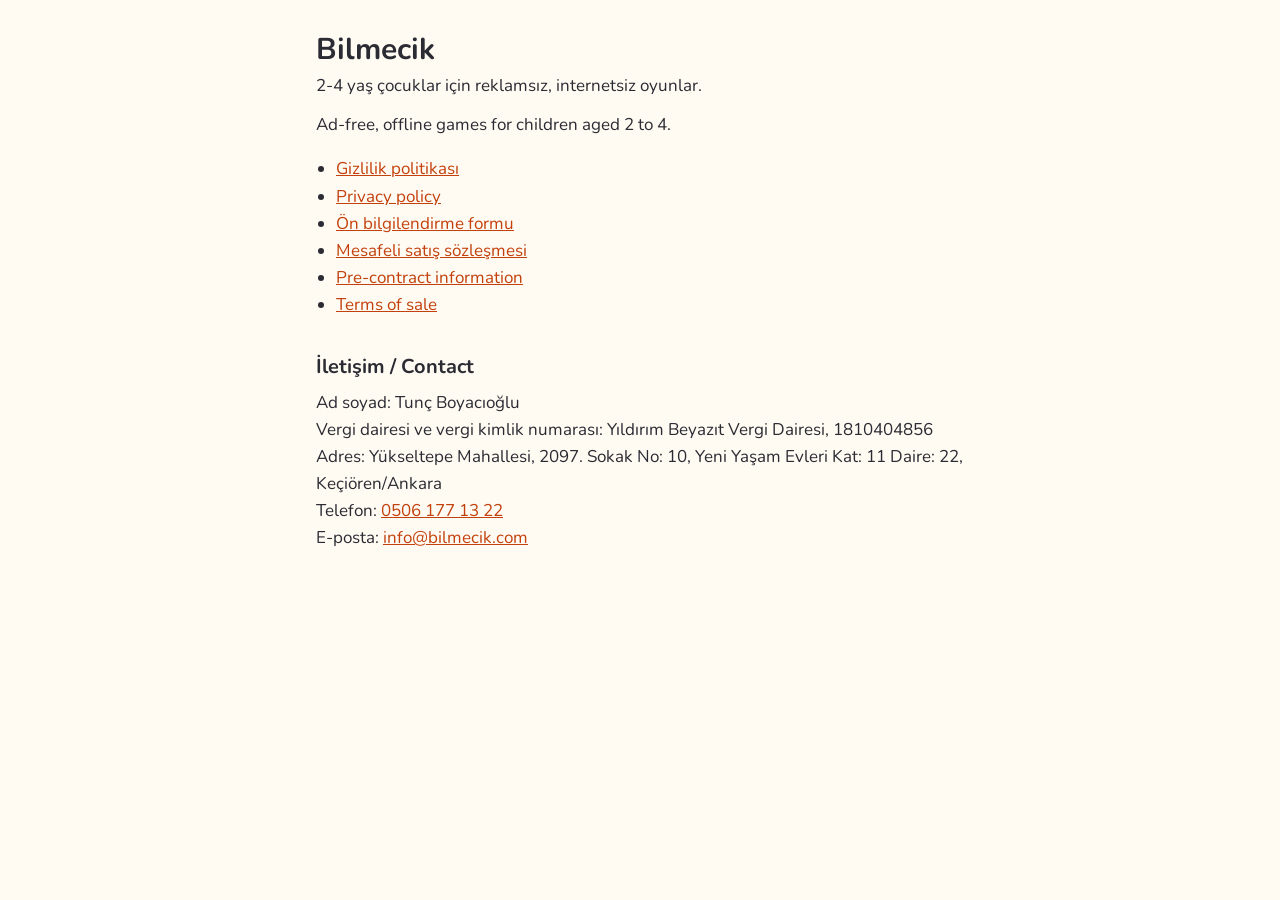
<file: index.html>
<!doctype html>
<html lang="tr">
<head>
<meta charset="utf-8">
<meta name="viewport" content="width=device-width, initial-scale=1">
<title>Bilmecik</title>
<link rel="stylesheet" href="stil.css">
</head>
<body>
<main>
<h1>Bilmecik</h1>
<p>2-4 yaş çocuklar için reklamsız, internetsiz oyunlar.</p>
<p lang="en">Ad-free, offline games for children aged 2 to 4.</p>
<ul>
<li><a href="gizlilik/">Gizlilik politikası</a></li>
<li><a href="privacy/" lang="en">Privacy policy</a></li>
<li><a href="on-bilgilendirme/">Ön bilgilendirme formu</a></li>
<li><a href="mesafeli-satis/">Mesafeli satış sözleşmesi</a></li>
<li><a href="pre-contract-information/" lang="en">Pre-contract information</a></li>
<li><a href="terms-of-sale/" lang="en">Terms of sale</a></li>
</ul>
<h2>İletişim / Contact</h2>
<p>Ad soyad: Tunç Boyacıoğlu<br>Vergi dairesi ve vergi kimlik numarası: Yıldırım Beyazıt Vergi Dairesi, 1810404856<br>Adres: Yükseltepe Mahallesi, 2097. Sokak No: 10, Yeni Yaşam Evleri Kat: 11 Daire: 22, Keçiören/Ankara<br>Telefon: <a href="tel:+905061771322">0506 177 13 22</a><br>E-posta: <a href="mailto:info@bilmecik.com">info@bilmecik.com</a></p>
</main>
</body>
</html>
</file>
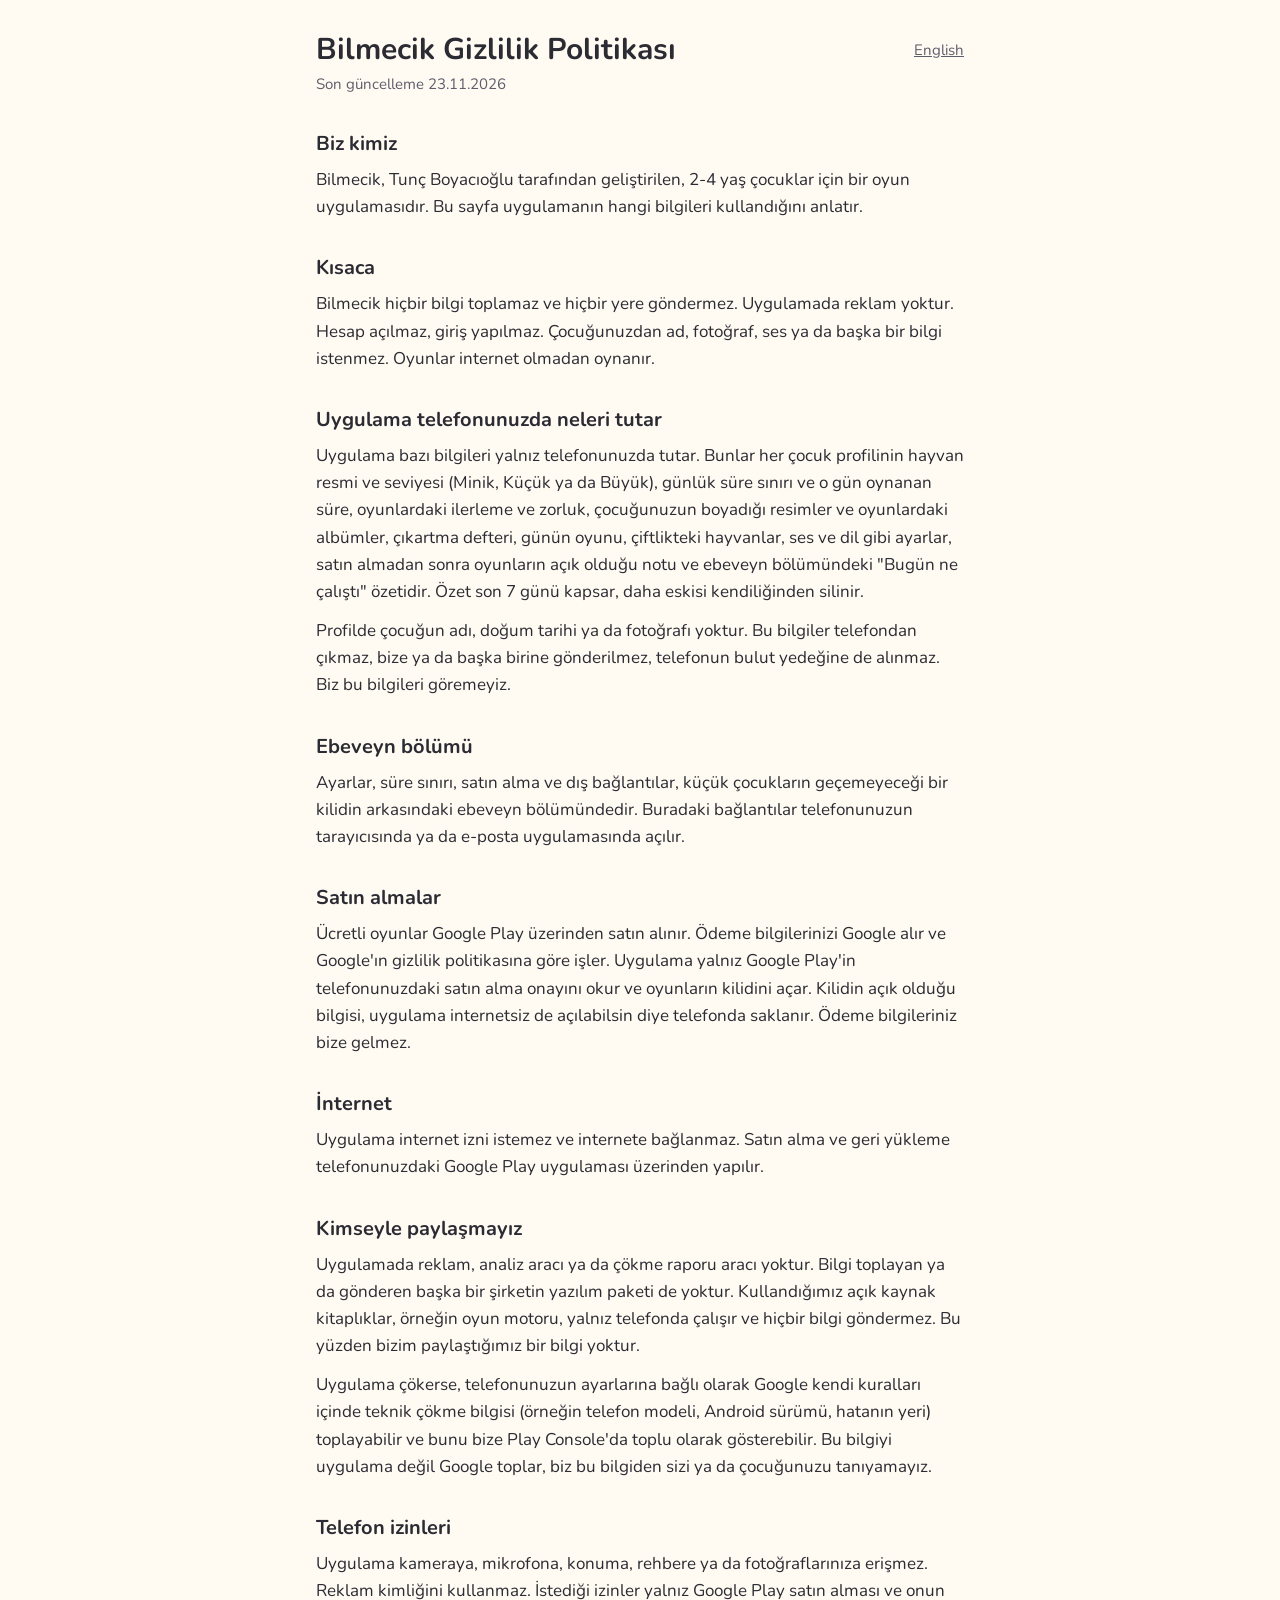
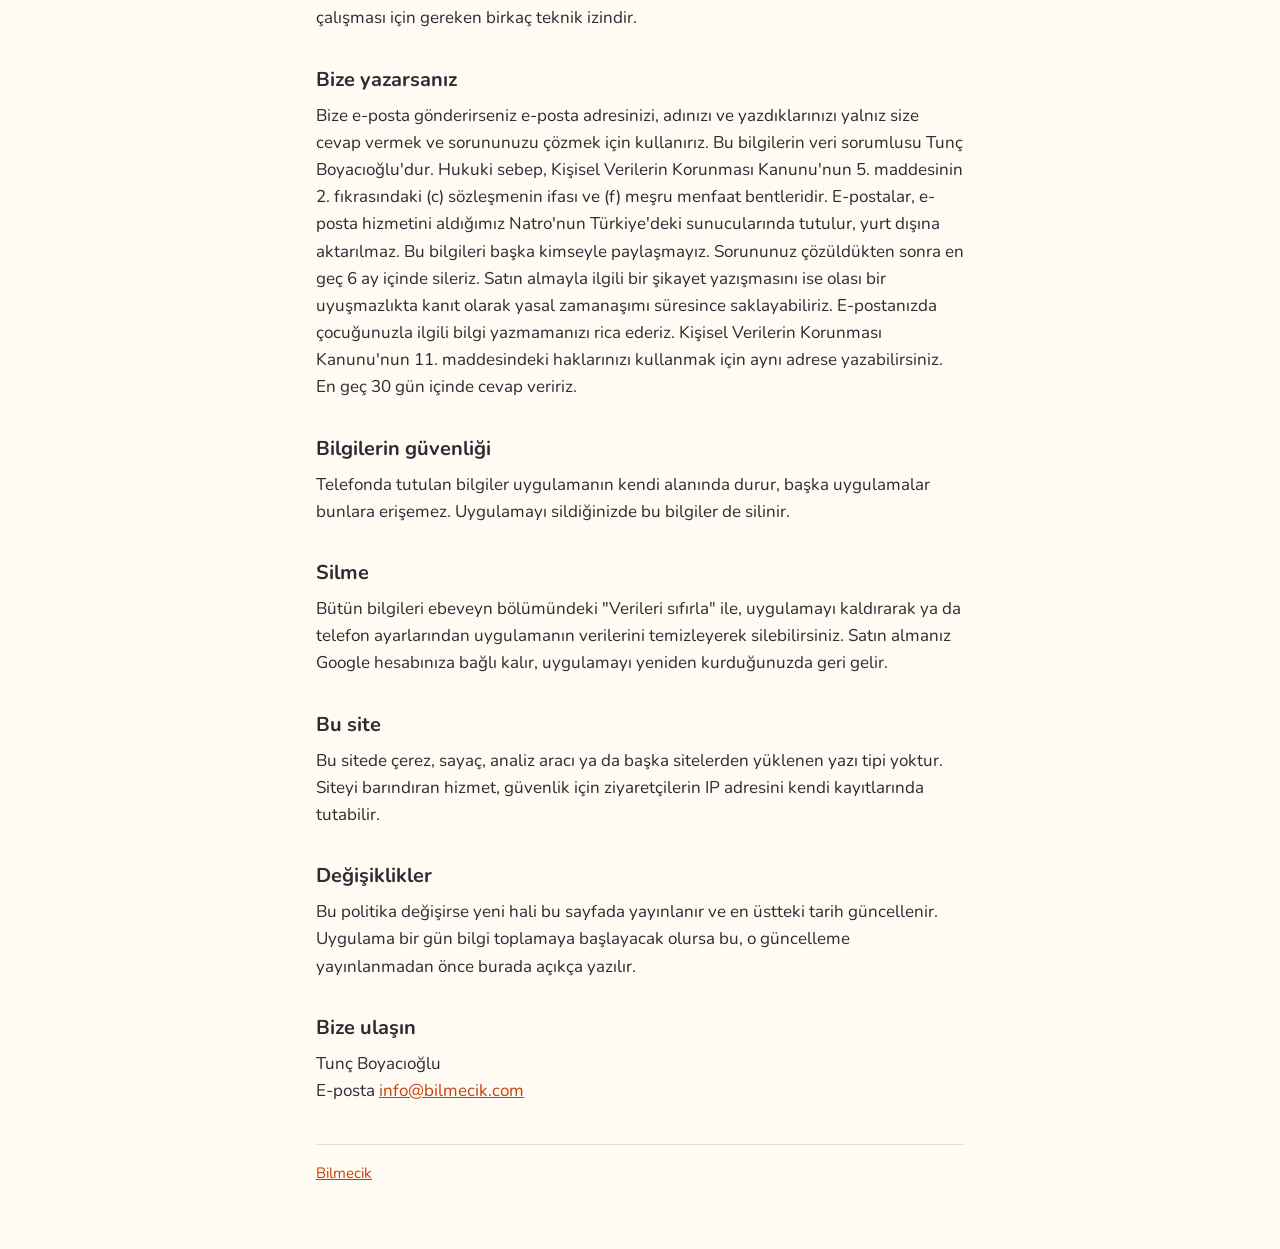
<file: gizlilik/index.html>
<!doctype html>
<html lang="tr">
<head>
<meta charset="utf-8">
<meta name="viewport" content="width=device-width, initial-scale=1">
<title>Bilmecik Gizlilik Politikası</title>
<link rel="stylesheet" href="../stil.css">
<link rel="alternate" hreflang="en" href="../privacy/">
</head>
<body>
<main>
<a class="dil" href="../privacy/" hreflang="en" lang="en">English</a>
<h1>Bilmecik Gizlilik Politikası</h1>
<p class="tarih">Son güncelleme 23.11.2026</p>

<h2>Biz kimiz</h2>
<p>Bilmecik, Tunç Boyacıoğlu tarafından geliştirilen, 2-4 yaş çocuklar için bir oyun uygulamasıdır. Bu sayfa uygulamanın hangi bilgileri kullandığını anlatır.</p>

<h2>Kısaca</h2>
<p>Bilmecik hiçbir bilgi toplamaz ve hiçbir yere göndermez. Uygulamada reklam yoktur. Hesap açılmaz, giriş yapılmaz. Çocuğunuzdan ad, fotoğraf, ses ya da başka bir bilgi istenmez. Oyunlar internet olmadan oynanır.</p>

<h2>Uygulama telefonunuzda neleri tutar</h2>
<p>Uygulama bazı bilgileri yalnız telefonunuzda tutar. Bunlar her çocuk profilinin hayvan resmi ve seviyesi (Minik, Küçük ya da Büyük), günlük süre sınırı ve o gün oynanan süre, oyunlardaki ilerleme ve zorluk, çocuğunuzun boyadığı resimler ve oyunlardaki albümler, çıkartma defteri, günün oyunu, çiftlikteki hayvanlar, ses ve dil gibi ayarlar, satın almadan sonra oyunların açık olduğu notu ve ebeveyn bölümündeki "Bugün ne çalıştı" özetidir. Özet son 7 günü kapsar, daha eskisi kendiliğinden silinir.</p>
<p>Profilde çocuğun adı, doğum tarihi ya da fotoğrafı yoktur. Bu bilgiler telefondan çıkmaz, bize ya da başka birine gönderilmez, telefonun bulut yedeğine de alınmaz. Biz bu bilgileri göremeyiz.</p>

<h2>Ebeveyn bölümü</h2>
<p>Ayarlar, süre sınırı, satın alma ve dış bağlantılar, küçük çocukların geçemeyeceği bir kilidin arkasındaki ebeveyn bölümündedir. Buradaki bağlantılar telefonunuzun tarayıcısında ya da e-posta uygulamasında açılır.</p>

<h2>Satın almalar</h2>
<p>Ücretli oyunlar Google Play üzerinden satın alınır. Ödeme bilgilerinizi Google alır ve Google'ın gizlilik politikasına göre işler. Uygulama yalnız Google Play'in telefonunuzdaki satın alma onayını okur ve oyunların kilidini açar. Kilidin açık olduğu bilgisi, uygulama internetsiz de açılabilsin diye telefonda saklanır. Ödeme bilgileriniz bize gelmez.</p>

<h2>İnternet</h2>
<p>Uygulama internet izni istemez ve internete bağlanmaz. Satın alma ve geri yükleme telefonunuzdaki Google Play uygulaması üzerinden yapılır.</p>

<h2>Kimseyle paylaşmayız</h2>
<p>Uygulamada reklam, analiz aracı ya da çökme raporu aracı yoktur. Bilgi toplayan ya da gönderen başka bir şirketin yazılım paketi de yoktur. Kullandığımız açık kaynak kitaplıklar, örneğin oyun motoru, yalnız telefonda çalışır ve hiçbir bilgi göndermez. Bu yüzden bizim paylaştığımız bir bilgi yoktur.</p>
<p>Uygulama çökerse, telefonunuzun ayarlarına bağlı olarak Google kendi kuralları içinde teknik çökme bilgisi (örneğin telefon modeli, Android sürümü, hatanın yeri) toplayabilir ve bunu bize Play Console'da toplu olarak gösterebilir. Bu bilgiyi uygulama değil Google toplar, biz bu bilgiden sizi ya da çocuğunuzu tanıyamayız.</p>

<h2>Telefon izinleri</h2>
<p>Uygulama kameraya, mikrofona, konuma, rehbere ya da fotoğraflarınıza erişmez. Reklam kimliğini kullanmaz. İstediği izinler yalnız Google Play satın alması ve onun çalışması için gereken birkaç teknik izindir.</p>

<h2>Bize yazarsanız</h2>
<p>Bize e-posta gönderirseniz e-posta adresinizi, adınızı ve yazdıklarınızı yalnız size cevap vermek ve sorununuzu çözmek için kullanırız. Bu bilgilerin veri sorumlusu Tunç Boyacıoğlu'dur. Hukuki sebep, Kişisel Verilerin Korunması Kanunu'nun 5. maddesinin 2. fıkrasındaki (c) sözleşmenin ifası ve (f) meşru menfaat bentleridir. E-postalar, e-posta hizmetini aldığımız Natro'nun Türkiye'deki sunucularında tutulur, yurt dışına aktarılmaz. Bu bilgileri başka kimseyle paylaşmayız. Sorununuz çözüldükten sonra en geç 6 ay içinde sileriz. Satın almayla ilgili bir şikayet yazışmasını ise olası bir uyuşmazlıkta kanıt olarak yasal zamanaşımı süresince saklayabiliriz. E-postanızda çocuğunuzla ilgili bilgi yazmamanızı rica ederiz. Kişisel Verilerin Korunması Kanunu'nun 11. maddesindeki haklarınızı kullanmak için aynı adrese yazabilirsiniz. En geç 30 gün içinde cevap veririz.</p>

<h2>Bilgilerin güvenliği</h2>
<p>Telefonda tutulan bilgiler uygulamanın kendi alanında durur, başka uygulamalar bunlara erişemez. Uygulamayı sildiğinizde bu bilgiler de silinir.</p>

<h2>Silme</h2>
<p>Bütün bilgileri ebeveyn bölümündeki "Verileri sıfırla" ile, uygulamayı kaldırarak ya da telefon ayarlarından uygulamanın verilerini temizleyerek silebilirsiniz. Satın almanız Google hesabınıza bağlı kalır, uygulamayı yeniden kurduğunuzda geri gelir.</p>

<h2>Bu site</h2>
<p>Bu sitede çerez, sayaç, analiz aracı ya da başka sitelerden yüklenen yazı tipi yoktur. Siteyi barındıran hizmet, güvenlik için ziyaretçilerin IP adresini kendi kayıtlarında tutabilir.</p>

<h2>Değişiklikler</h2>
<p>Bu politika değişirse yeni hali bu sayfada yayınlanır ve en üstteki tarih güncellenir. Uygulama bir gün bilgi toplamaya başlayacak olursa bu, o güncelleme yayınlanmadan önce burada açıkça yazılır.</p>

<h2>Bize ulaşın</h2>
<p>Tunç Boyacıoğlu<br>E-posta <a href="mailto:info@bilmecik.com">info@bilmecik.com</a></p>

<footer><a href="../">Bilmecik</a></footer>
</main>
</body>
</html>
</file>
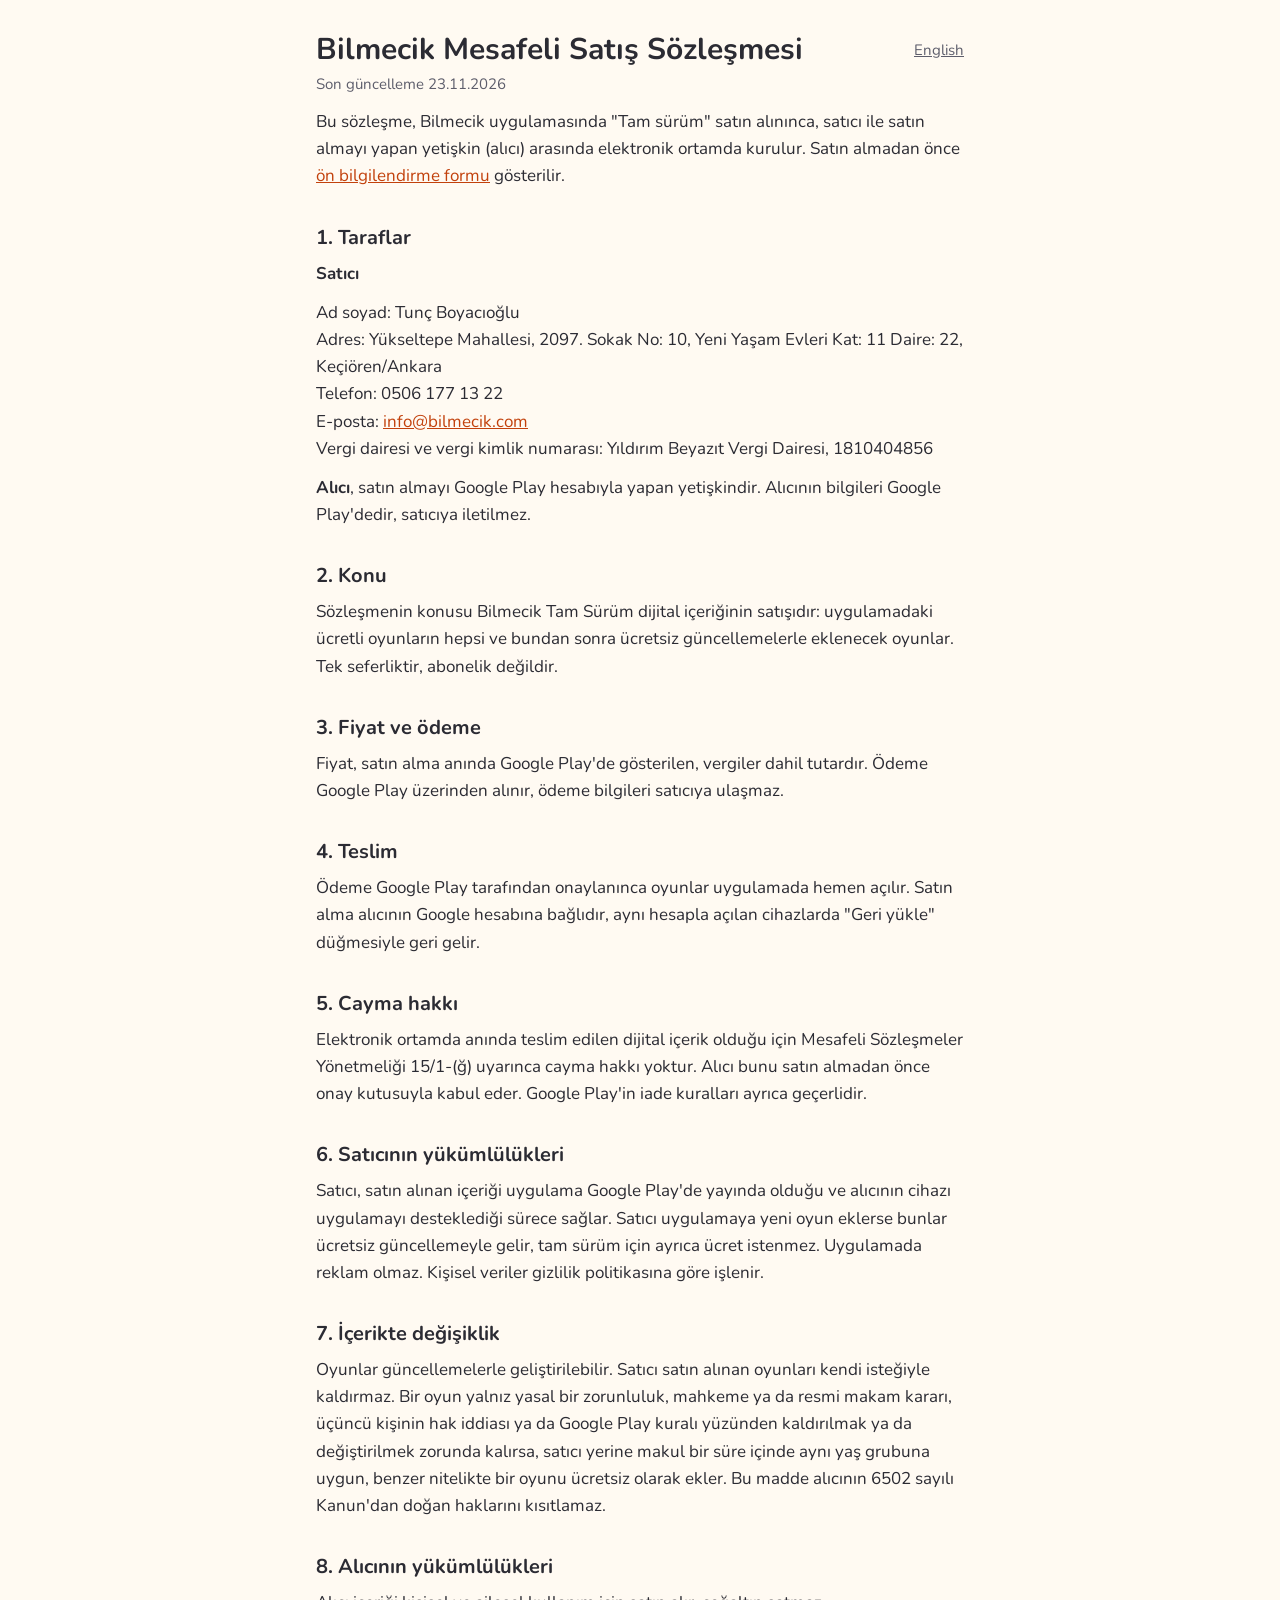
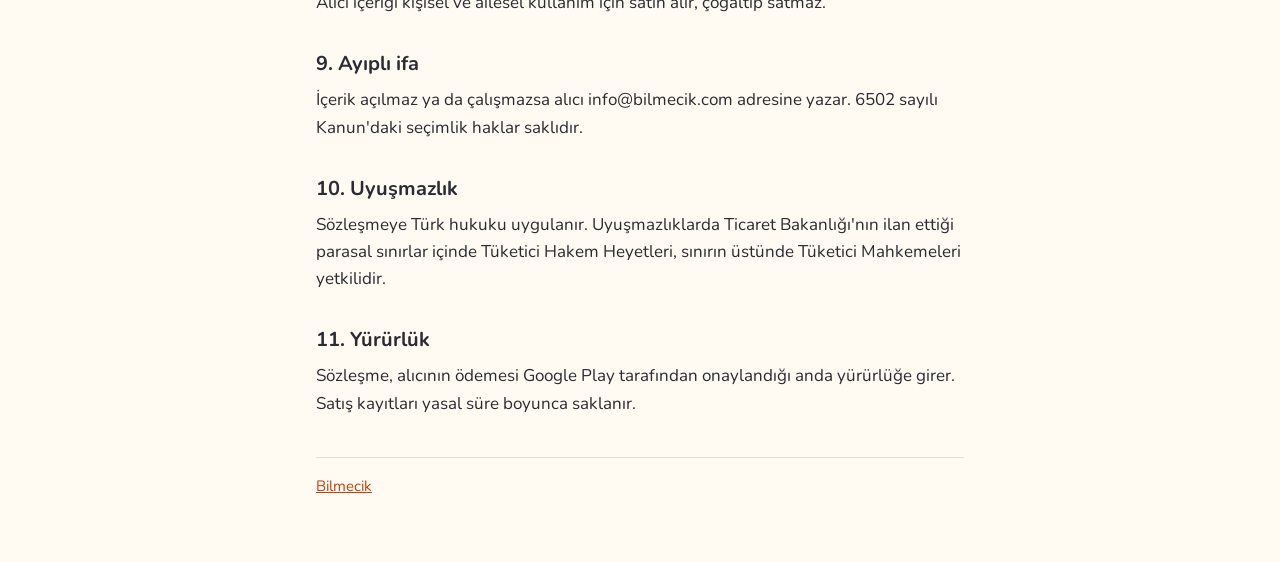
<file: mesafeli-satis/index.html>
<!doctype html>
<html lang="tr">
<head>
<meta charset="utf-8">
<meta name="viewport" content="width=device-width, initial-scale=1">
<title>Bilmecik Mesafeli Satış Sözleşmesi</title>
<link rel="stylesheet" href="../stil.css">
<link rel="alternate" hreflang="en" href="../terms-of-sale/">
</head>
<body>
<main>
<a class="dil" href="../terms-of-sale/" hreflang="en" lang="en">English</a>
<h1>Bilmecik Mesafeli Satış Sözleşmesi</h1>
<p class="tarih">Son güncelleme 23.11.2026</p>
<p>Bu sözleşme, Bilmecik uygulamasında "Tam sürüm" satın alınınca, satıcı ile satın almayı yapan yetişkin (alıcı) arasında elektronik ortamda kurulur. Satın almadan önce <a href="../on-bilgilendirme/">ön bilgilendirme formu</a> gösterilir.</p>

<h2>1. Taraflar</h2>
<p><b>Satıcı</b></p>
<p>Ad soyad: Tunç Boyacıoğlu<br>Adres: Yükseltepe Mahallesi, 2097. Sokak No: 10, Yeni Yaşam Evleri Kat: 11 Daire: 22, Keçiören/Ankara<br>Telefon: 0506 177 13 22<br>E-posta: <a href="mailto:info@bilmecik.com">info@bilmecik.com</a><br>Vergi dairesi ve vergi kimlik numarası: Yıldırım Beyazıt Vergi Dairesi, 1810404856</p>
<p><b>Alıcı</b>, satın almayı Google Play hesabıyla yapan yetişkindir. Alıcının bilgileri Google Play'dedir, satıcıya iletilmez.</p>

<h2>2. Konu</h2>
<p>Sözleşmenin konusu Bilmecik Tam Sürüm dijital içeriğinin satışıdır: uygulamadaki ücretli oyunların hepsi ve bundan sonra ücretsiz güncellemelerle eklenecek oyunlar. Tek seferliktir, abonelik değildir.</p>

<h2>3. Fiyat ve ödeme</h2>
<p>Fiyat, satın alma anında Google Play'de gösterilen, vergiler dahil tutardır. Ödeme Google Play üzerinden alınır, ödeme bilgileri satıcıya ulaşmaz.</p>

<h2>4. Teslim</h2>
<p>Ödeme Google Play tarafından onaylanınca oyunlar uygulamada hemen açılır. Satın alma alıcının Google hesabına bağlıdır, aynı hesapla açılan cihazlarda "Geri yükle" düğmesiyle geri gelir.</p>

<h2>5. Cayma hakkı</h2>
<p>Elektronik ortamda anında teslim edilen dijital içerik olduğu için Mesafeli Sözleşmeler Yönetmeliği 15/1-(ğ) uyarınca cayma hakkı yoktur. Alıcı bunu satın almadan önce onay kutusuyla kabul eder. Google Play'in iade kuralları ayrıca geçerlidir.</p>

<h2>6. Satıcının yükümlülükleri</h2>
<p>Satıcı, satın alınan içeriği uygulama Google Play'de yayında olduğu ve alıcının cihazı uygulamayı desteklediği sürece sağlar. Satıcı uygulamaya yeni oyun eklerse bunlar ücretsiz güncellemeyle gelir, tam sürüm için ayrıca ücret istenmez. Uygulamada reklam olmaz. Kişisel veriler gizlilik politikasına göre işlenir.</p>

<h2>7. İçerikte değişiklik</h2>
<p>Oyunlar güncellemelerle geliştirilebilir. Satıcı satın alınan oyunları kendi isteğiyle kaldırmaz. Bir oyun yalnız yasal bir zorunluluk, mahkeme ya da resmi makam kararı, üçüncü kişinin hak iddiası ya da Google Play kuralı yüzünden kaldırılmak ya da değiştirilmek zorunda kalırsa, satıcı yerine makul bir süre içinde aynı yaş grubuna uygun, benzer nitelikte bir oyunu ücretsiz olarak ekler. Bu madde alıcının 6502 sayılı Kanun'dan doğan haklarını kısıtlamaz.</p>

<h2>8. Alıcının yükümlülükleri</h2>
<p>Alıcı içeriği kişisel ve ailesel kullanım için satın alır, çoğaltıp satmaz.</p>

<h2>9. Ayıplı ifa</h2>
<p>İçerik açılmaz ya da çalışmazsa alıcı info@bilmecik.com adresine yazar. 6502 sayılı Kanun'daki seçimlik haklar saklıdır.</p>

<h2>10. Uyuşmazlık</h2>
<p>Sözleşmeye Türk hukuku uygulanır. Uyuşmazlıklarda Ticaret Bakanlığı'nın ilan ettiği parasal sınırlar içinde Tüketici Hakem Heyetleri, sınırın üstünde Tüketici Mahkemeleri yetkilidir.</p>

<h2>11. Yürürlük</h2>
<p>Sözleşme, alıcının ödemesi Google Play tarafından onaylandığı anda yürürlüğe girer. Satış kayıtları yasal süre boyunca saklanır.</p>

<footer><a href="../">Bilmecik</a></footer>
</main>
</body>
</html>
</file>
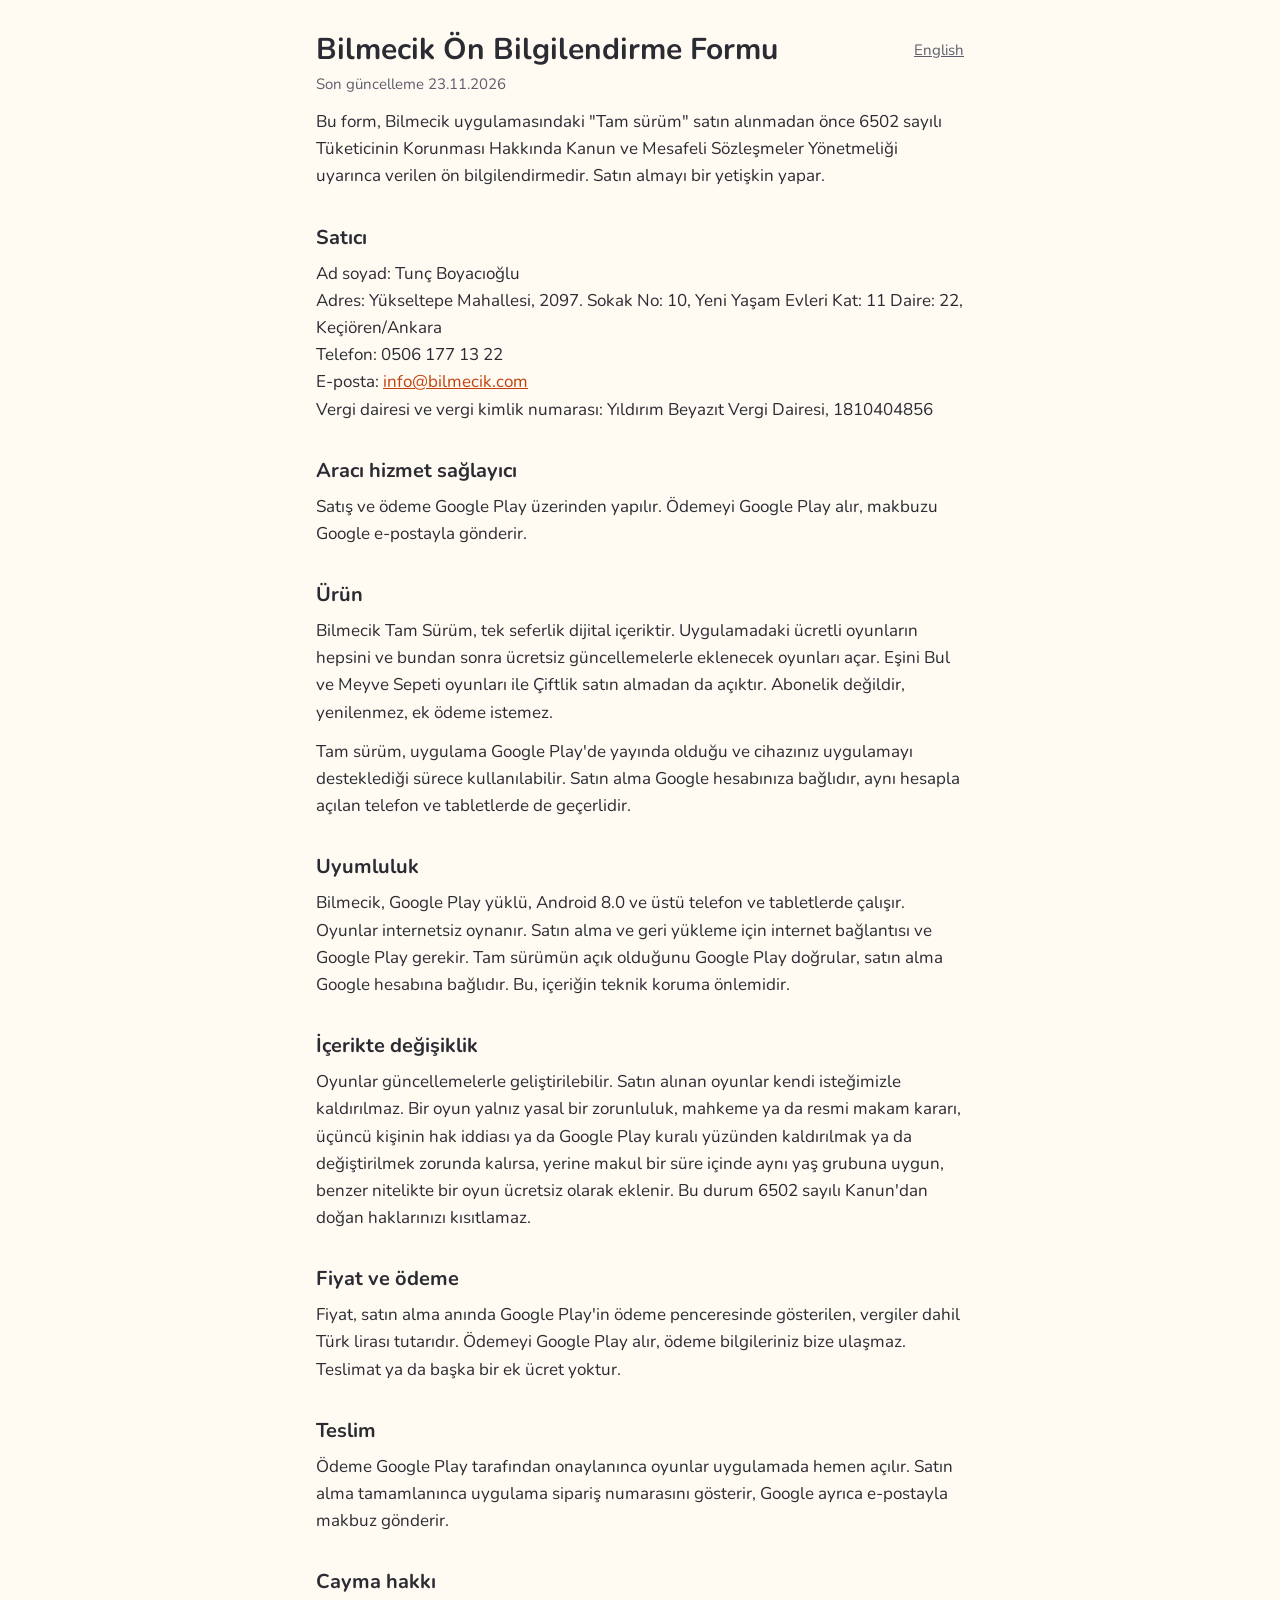
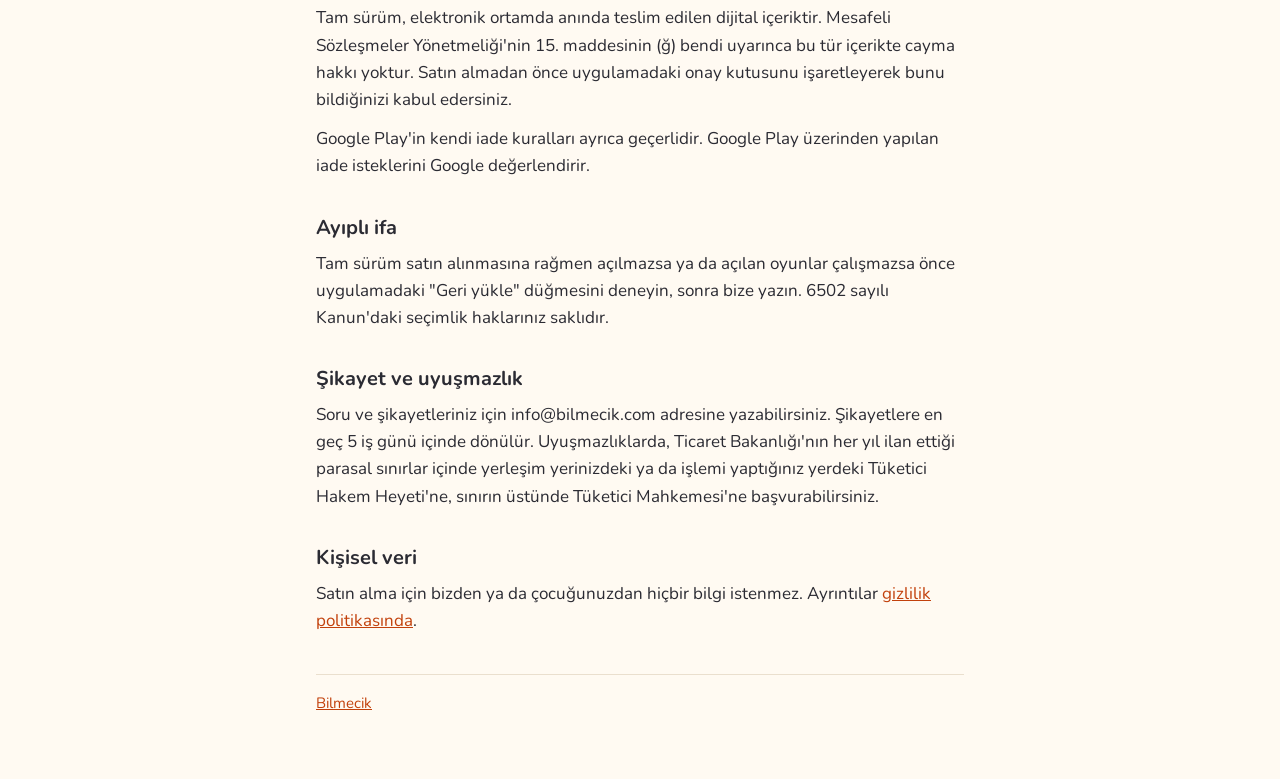
<file: on-bilgilendirme/index.html>
<!doctype html>
<html lang="tr">
<head>
<meta charset="utf-8">
<meta name="viewport" content="width=device-width, initial-scale=1">
<title>Bilmecik Ön Bilgilendirme Formu</title>
<link rel="stylesheet" href="../stil.css">
<link rel="alternate" hreflang="en" href="../pre-contract-information/">
</head>
<body>
<main>
<a class="dil" href="../pre-contract-information/" hreflang="en" lang="en">English</a>
<h1>Bilmecik Ön Bilgilendirme Formu</h1>
<p class="tarih">Son güncelleme 23.11.2026</p>
<p>Bu form, Bilmecik uygulamasındaki "Tam sürüm" satın alınmadan önce 6502 sayılı Tüketicinin Korunması Hakkında Kanun ve Mesafeli Sözleşmeler Yönetmeliği uyarınca verilen ön bilgilendirmedir. Satın almayı bir yetişkin yapar.</p>

<h2>Satıcı</h2>
<p>Ad soyad: Tunç Boyacıoğlu<br>Adres: Yükseltepe Mahallesi, 2097. Sokak No: 10, Yeni Yaşam Evleri Kat: 11 Daire: 22, Keçiören/Ankara<br>Telefon: 0506 177 13 22<br>E-posta: <a href="mailto:info@bilmecik.com">info@bilmecik.com</a><br>Vergi dairesi ve vergi kimlik numarası: Yıldırım Beyazıt Vergi Dairesi, 1810404856</p>

<h2>Aracı hizmet sağlayıcı</h2>
<p>Satış ve ödeme Google Play üzerinden yapılır. Ödemeyi Google Play alır, makbuzu Google e-postayla gönderir.</p>

<h2>Ürün</h2>
<p>Bilmecik Tam Sürüm, tek seferlik dijital içeriktir. Uygulamadaki ücretli oyunların hepsini ve bundan sonra ücretsiz güncellemelerle eklenecek oyunları açar. Eşini Bul ve Meyve Sepeti oyunları ile Çiftlik satın almadan da açıktır. Abonelik değildir, yenilenmez, ek ödeme istemez.</p>
<p>Tam sürüm, uygulama Google Play'de yayında olduğu ve cihazınız uygulamayı desteklediği sürece kullanılabilir. Satın alma Google hesabınıza bağlıdır, aynı hesapla açılan telefon ve tabletlerde de geçerlidir.</p>

<h2>Uyumluluk</h2>
<p>Bilmecik, Google Play yüklü, Android 8.0 ve üstü telefon ve tabletlerde çalışır. Oyunlar internetsiz oynanır. Satın alma ve geri yükleme için internet bağlantısı ve Google Play gerekir. Tam sürümün açık olduğunu Google Play doğrular, satın alma Google hesabına bağlıdır. Bu, içeriğin teknik koruma önlemidir.</p>

<h2>İçerikte değişiklik</h2>
<p>Oyunlar güncellemelerle geliştirilebilir. Satın alınan oyunlar kendi isteğimizle kaldırılmaz. Bir oyun yalnız yasal bir zorunluluk, mahkeme ya da resmi makam kararı, üçüncü kişinin hak iddiası ya da Google Play kuralı yüzünden kaldırılmak ya da değiştirilmek zorunda kalırsa, yerine makul bir süre içinde aynı yaş grubuna uygun, benzer nitelikte bir oyun ücretsiz olarak eklenir. Bu durum 6502 sayılı Kanun'dan doğan haklarınızı kısıtlamaz.</p>

<h2>Fiyat ve ödeme</h2>
<p>Fiyat, satın alma anında Google Play'in ödeme penceresinde gösterilen, vergiler dahil Türk lirası tutarıdır. Ödemeyi Google Play alır, ödeme bilgileriniz bize ulaşmaz. Teslimat ya da başka bir ek ücret yoktur.</p>

<h2>Teslim</h2>
<p>Ödeme Google Play tarafından onaylanınca oyunlar uygulamada hemen açılır. Satın alma tamamlanınca uygulama sipariş numarasını gösterir, Google ayrıca e-postayla makbuz gönderir.</p>

<h2>Cayma hakkı</h2>
<p>Tam sürüm, elektronik ortamda anında teslim edilen dijital içeriktir. Mesafeli Sözleşmeler Yönetmeliği'nin 15. maddesinin (ğ) bendi uyarınca bu tür içerikte cayma hakkı yoktur. Satın almadan önce uygulamadaki onay kutusunu işaretleyerek bunu bildiğinizi kabul edersiniz.</p>
<p>Google Play'in kendi iade kuralları ayrıca geçerlidir. Google Play üzerinden yapılan iade isteklerini Google değerlendirir.</p>

<h2>Ayıplı ifa</h2>
<p>Tam sürüm satın alınmasına rağmen açılmazsa ya da açılan oyunlar çalışmazsa önce uygulamadaki "Geri yükle" düğmesini deneyin, sonra bize yazın. 6502 sayılı Kanun'daki seçimlik haklarınız saklıdır.</p>

<h2>Şikayet ve uyuşmazlık</h2>
<p>Soru ve şikayetleriniz için info@bilmecik.com adresine yazabilirsiniz. Şikayetlere en geç 5 iş günü içinde dönülür. Uyuşmazlıklarda, Ticaret Bakanlığı'nın her yıl ilan ettiği parasal sınırlar içinde yerleşim yerinizdeki ya da işlemi yaptığınız yerdeki Tüketici Hakem Heyeti'ne, sınırın üstünde Tüketici Mahkemesi'ne başvurabilirsiniz.</p>

<h2>Kişisel veri</h2>
<p>Satın alma için bizden ya da çocuğunuzdan hiçbir bilgi istenmez. Ayrıntılar <a href="../gizlilik/">gizlilik politikasında</a>.</p>

<footer><a href="../">Bilmecik</a></footer>
</main>
</body>
</html>
</file>
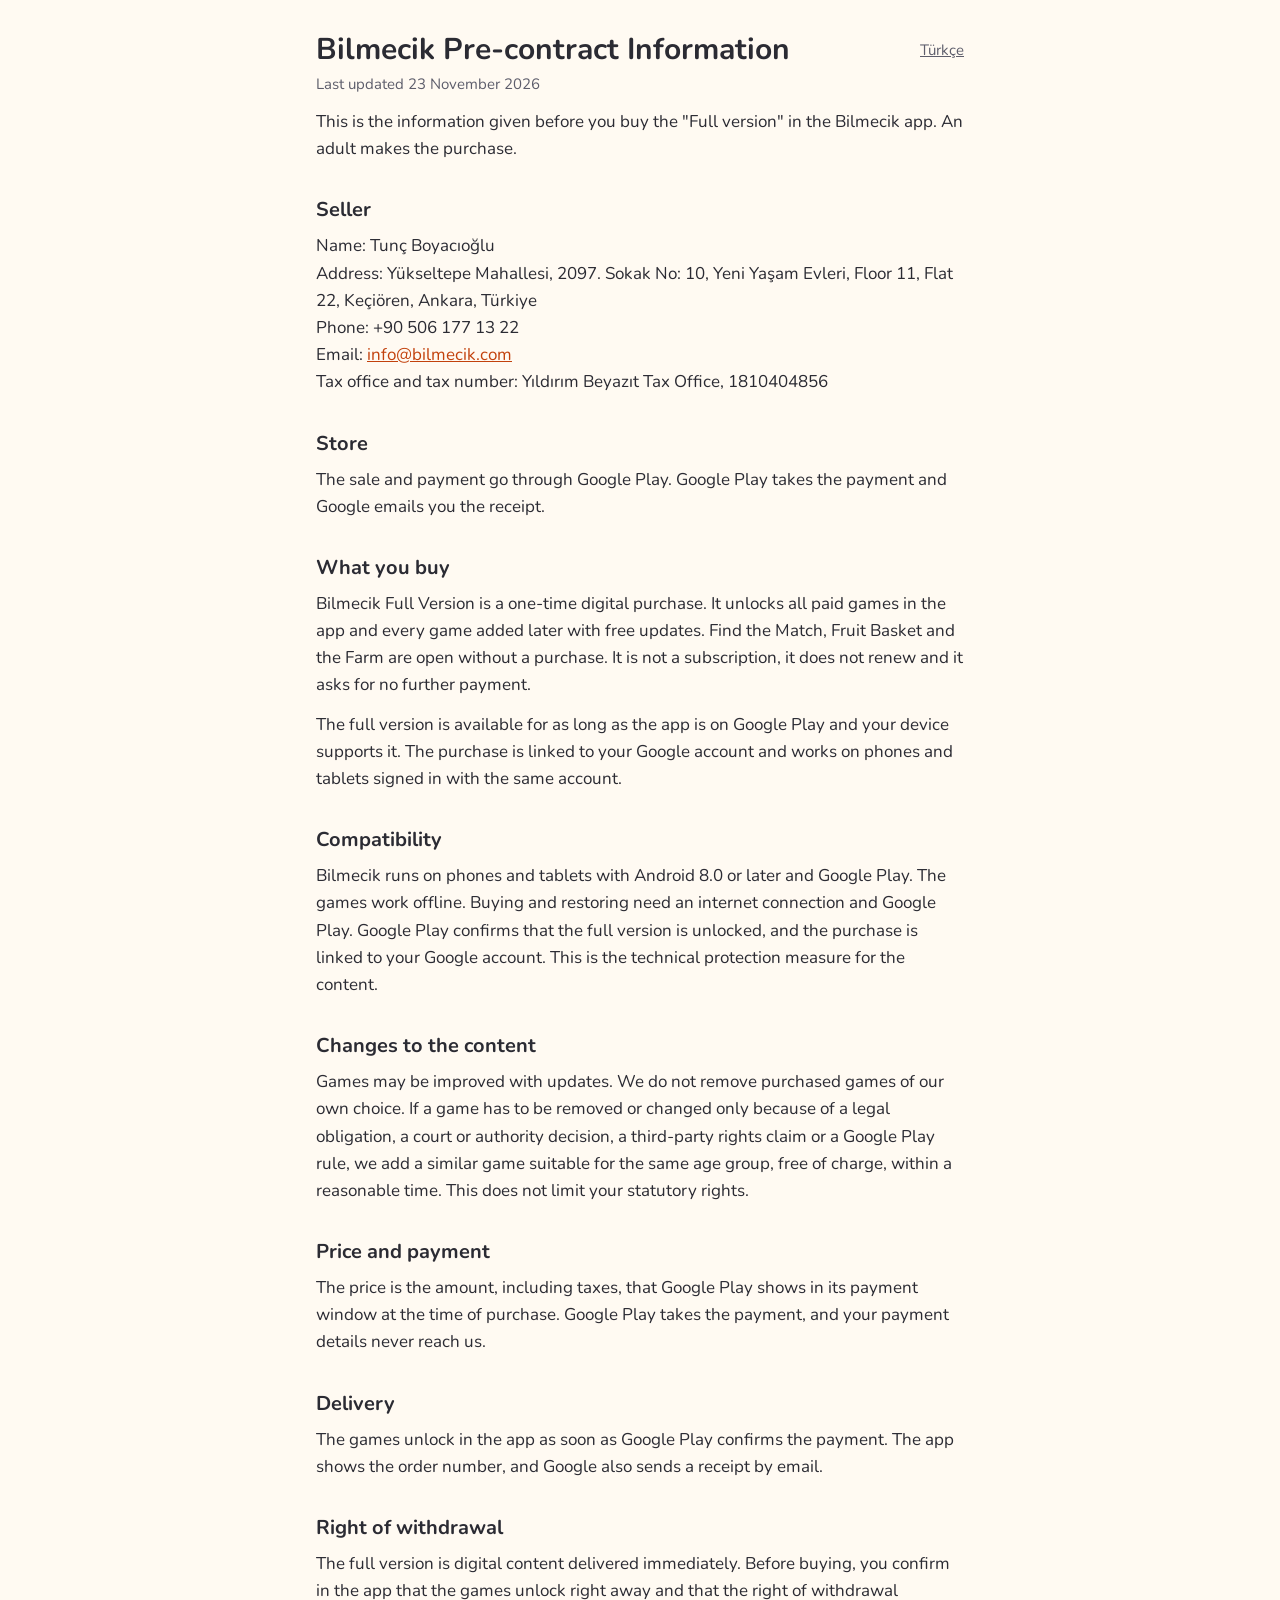
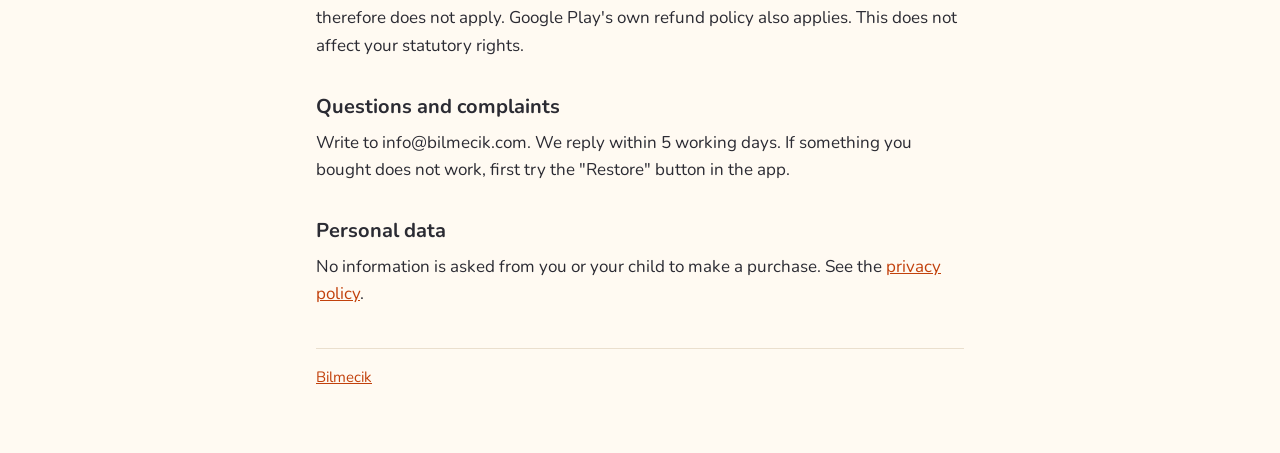
<file: pre-contract-information/index.html>
<!doctype html>
<html lang="en">
<head>
<meta charset="utf-8">
<meta name="viewport" content="width=device-width, initial-scale=1">
<title>Bilmecik Pre-contract Information</title>
<link rel="stylesheet" href="../stil.css">
<link rel="alternate" hreflang="tr" href="../on-bilgilendirme/">
</head>
<body>
<main>
<a class="dil" href="../on-bilgilendirme/" hreflang="tr" lang="tr">Türkçe</a>
<h1>Bilmecik Pre-contract Information</h1>
<p class="tarih">Last updated 23 November 2026</p>
<p>This is the information given before you buy the "Full version" in the Bilmecik app. An adult makes the purchase.</p>

<h2>Seller</h2>
<p>Name: Tunç Boyacıoğlu<br>Address: Yükseltepe Mahallesi, 2097. Sokak No: 10, Yeni Yaşam Evleri, Floor 11, Flat 22, Keçiören, Ankara, Türkiye<br>Phone: +90 506 177 13 22<br>Email: <a href="mailto:info@bilmecik.com">info@bilmecik.com</a><br>Tax office and tax number: Yıldırım Beyazıt Tax Office, 1810404856</p>

<h2>Store</h2>
<p>The sale and payment go through Google Play. Google Play takes the payment and Google emails you the receipt.</p>

<h2>What you buy</h2>
<p>Bilmecik Full Version is a one-time digital purchase. It unlocks all paid games in the app and every game added later with free updates. Find the Match, Fruit Basket and the Farm are open without a purchase. It is not a subscription, it does not renew and it asks for no further payment.</p>
<p>The full version is available for as long as the app is on Google Play and your device supports it. The purchase is linked to your Google account and works on phones and tablets signed in with the same account.</p>

<h2>Compatibility</h2>
<p>Bilmecik runs on phones and tablets with Android 8.0 or later and Google Play. The games work offline. Buying and restoring need an internet connection and Google Play. Google Play confirms that the full version is unlocked, and the purchase is linked to your Google account. This is the technical protection measure for the content.</p>

<h2>Changes to the content</h2>
<p>Games may be improved with updates. We do not remove purchased games of our own choice. If a game has to be removed or changed only because of a legal obligation, a court or authority decision, a third-party rights claim or a Google Play rule, we add a similar game suitable for the same age group, free of charge, within a reasonable time. This does not limit your statutory rights.</p>

<h2>Price and payment</h2>
<p>The price is the amount, including taxes, that Google Play shows in its payment window at the time of purchase. Google Play takes the payment, and your payment details never reach us.</p>

<h2>Delivery</h2>
<p>The games unlock in the app as soon as Google Play confirms the payment. The app shows the order number, and Google also sends a receipt by email.</p>

<h2>Right of withdrawal</h2>
<p>The full version is digital content delivered immediately. Before buying, you confirm in the app that the games unlock right away and that the right of withdrawal therefore does not apply. Google Play's own refund policy also applies. This does not affect your statutory rights.</p>

<h2>Questions and complaints</h2>
<p>Write to info@bilmecik.com. We reply within 5 working days. If something you bought does not work, first try the "Restore" button in the app.</p>

<h2>Personal data</h2>
<p>No information is asked from you or your child to make a purchase. See the <a href="../privacy/">privacy policy</a>.</p>

<footer><a href="../">Bilmecik</a></footer>
</main>
</body>
</html>
</file>
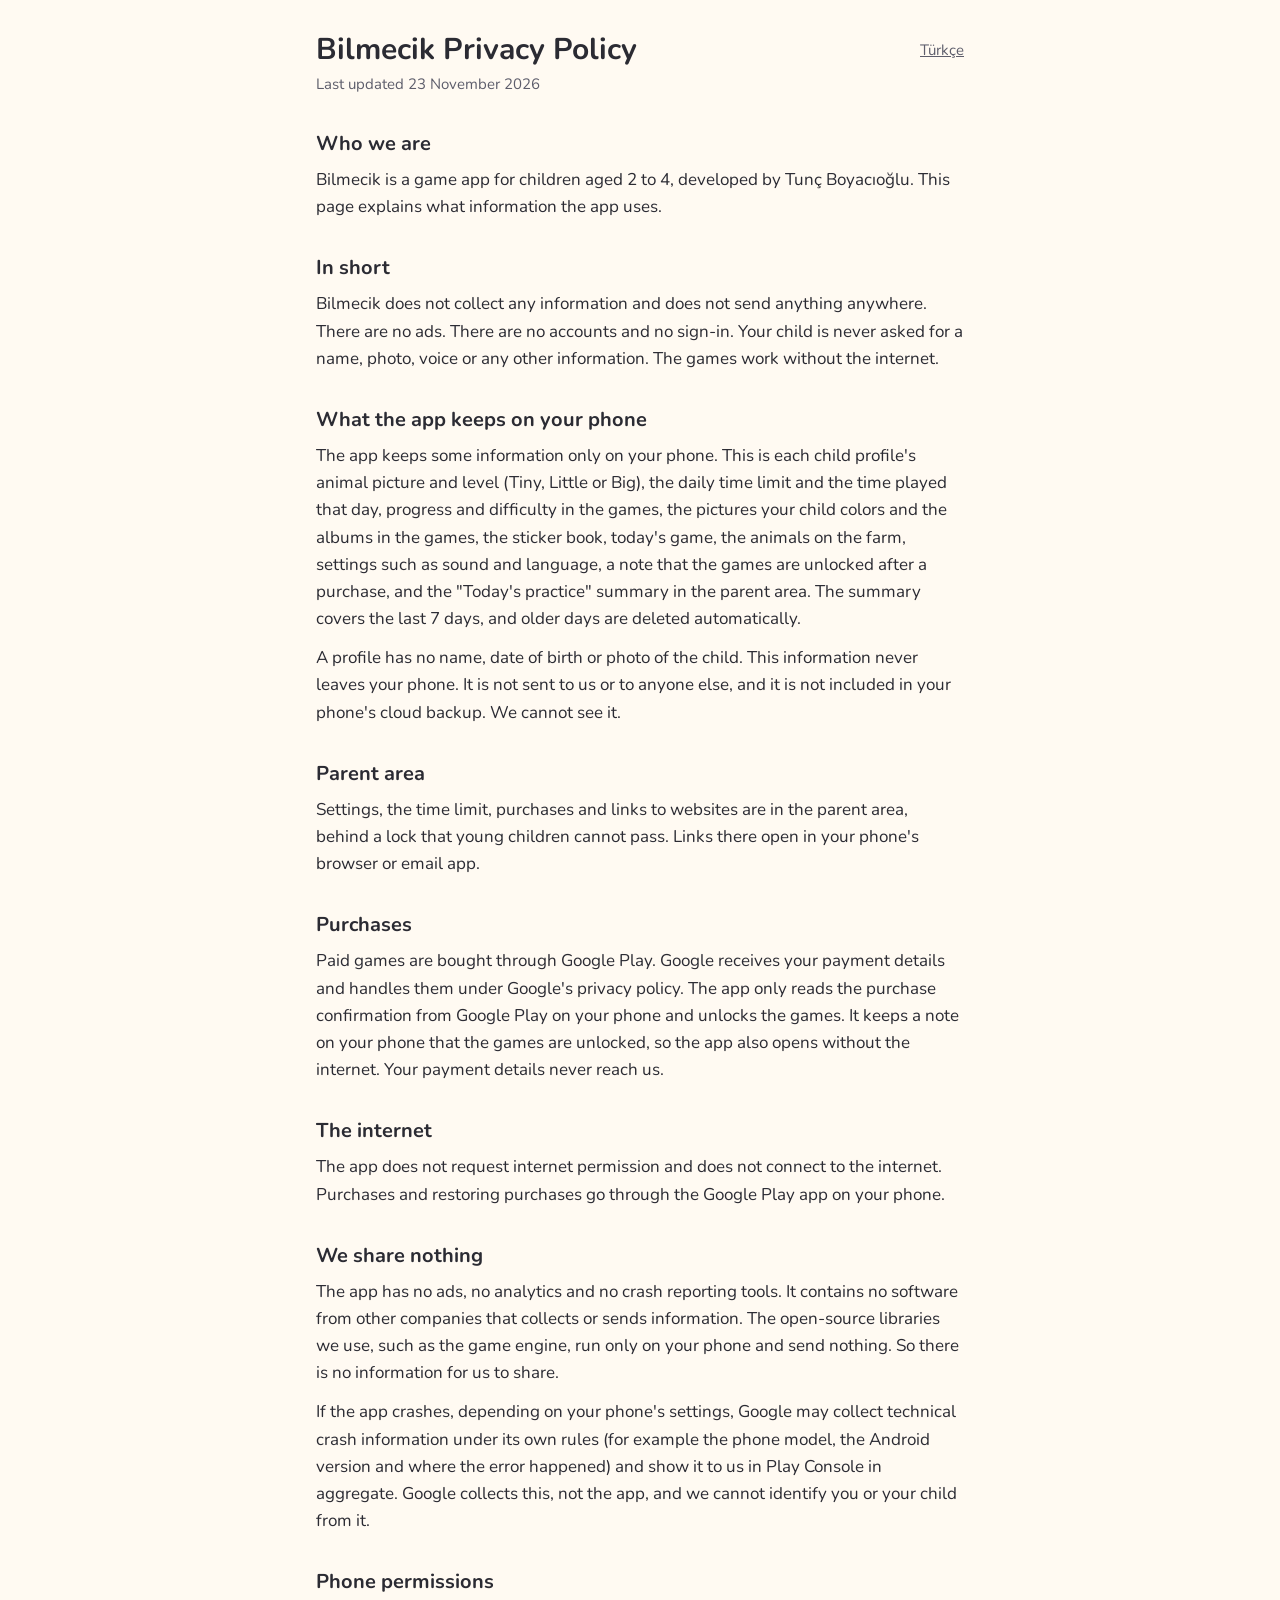
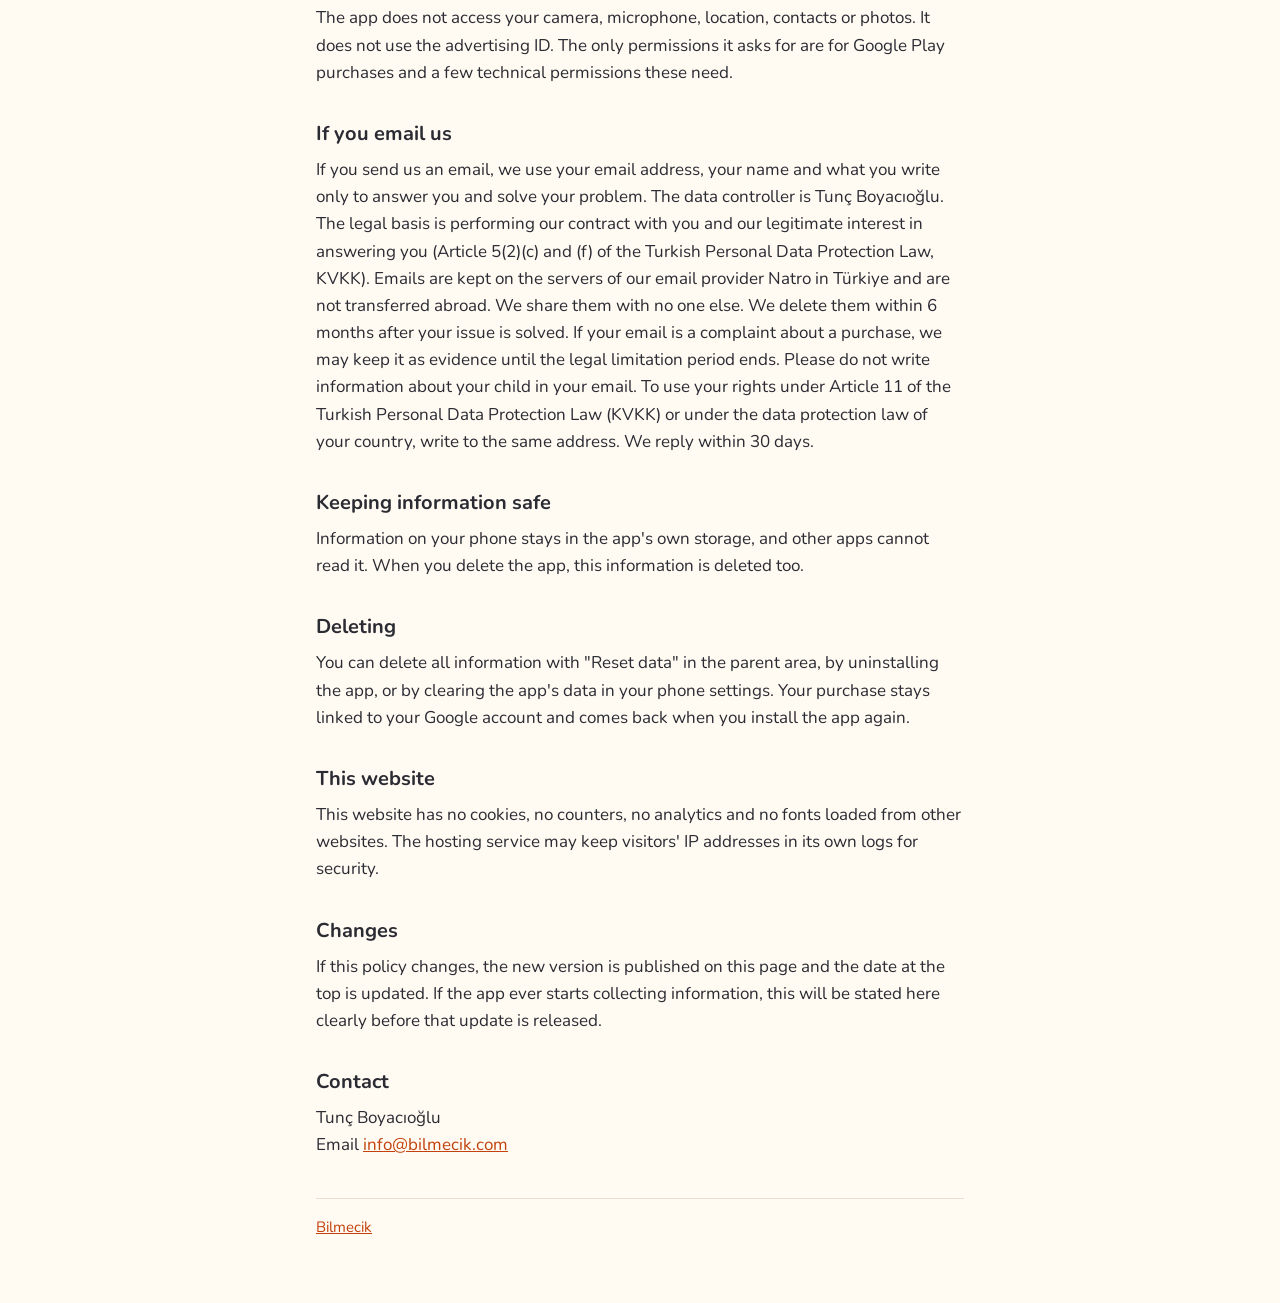
<file: privacy/index.html>
<!doctype html>
<html lang="en">
<head>
<meta charset="utf-8">
<meta name="viewport" content="width=device-width, initial-scale=1">
<title>Bilmecik Privacy Policy</title>
<link rel="stylesheet" href="../stil.css">
<link rel="alternate" hreflang="tr" href="../gizlilik/">
</head>
<body>
<main>
<a class="dil" href="../gizlilik/" hreflang="tr" lang="tr">Türkçe</a>
<h1>Bilmecik Privacy Policy</h1>
<p class="tarih">Last updated 23 November 2026</p>

<h2>Who we are</h2>
<p>Bilmecik is a game app for children aged 2 to 4, developed by Tunç Boyacıoğlu. This page explains what information the app uses.</p>

<h2>In short</h2>
<p>Bilmecik does not collect any information and does not send anything anywhere. There are no ads. There are no accounts and no sign-in. Your child is never asked for a name, photo, voice or any other information. The games work without the internet.</p>

<h2>What the app keeps on your phone</h2>
<p>The app keeps some information only on your phone. This is each child profile's animal picture and level (Tiny, Little or Big), the daily time limit and the time played that day, progress and difficulty in the games, the pictures your child colors and the albums in the games, the sticker book, today's game, the animals on the farm, settings such as sound and language, a note that the games are unlocked after a purchase, and the "Today's practice" summary in the parent area. The summary covers the last 7 days, and older days are deleted automatically.</p>
<p>A profile has no name, date of birth or photo of the child. This information never leaves your phone. It is not sent to us or to anyone else, and it is not included in your phone's cloud backup. We cannot see it.</p>

<h2>Parent area</h2>
<p>Settings, the time limit, purchases and links to websites are in the parent area, behind a lock that young children cannot pass. Links there open in your phone's browser or email app.</p>

<h2>Purchases</h2>
<p>Paid games are bought through Google Play. Google receives your payment details and handles them under Google's privacy policy. The app only reads the purchase confirmation from Google Play on your phone and unlocks the games. It keeps a note on your phone that the games are unlocked, so the app also opens without the internet. Your payment details never reach us.</p>

<h2>The internet</h2>
<p>The app does not request internet permission and does not connect to the internet. Purchases and restoring purchases go through the Google Play app on your phone.</p>

<h2>We share nothing</h2>
<p>The app has no ads, no analytics and no crash reporting tools. It contains no software from other companies that collects or sends information. The open-source libraries we use, such as the game engine, run only on your phone and send nothing. So there is no information for us to share.</p>
<p>If the app crashes, depending on your phone's settings, Google may collect technical crash information under its own rules (for example the phone model, the Android version and where the error happened) and show it to us in Play Console in aggregate. Google collects this, not the app, and we cannot identify you or your child from it.</p>

<h2>Phone permissions</h2>
<p>The app does not access your camera, microphone, location, contacts or photos. It does not use the advertising ID. The only permissions it asks for are for Google Play purchases and a few technical permissions these need.</p>

<h2>If you email us</h2>
<p>If you send us an email, we use your email address, your name and what you write only to answer you and solve your problem. The data controller is Tunç Boyacıoğlu. The legal basis is performing our contract with you and our legitimate interest in answering you (Article 5(2)(c) and (f) of the Turkish Personal Data Protection Law, KVKK). Emails are kept on the servers of our email provider Natro in Türkiye and are not transferred abroad. We share them with no one else. We delete them within 6 months after your issue is solved. If your email is a complaint about a purchase, we may keep it as evidence until the legal limitation period ends. Please do not write information about your child in your email. To use your rights under Article 11 of the Turkish Personal Data Protection Law (KVKK) or under the data protection law of your country, write to the same address. We reply within 30 days.</p>

<h2>Keeping information safe</h2>
<p>Information on your phone stays in the app's own storage, and other apps cannot read it. When you delete the app, this information is deleted too.</p>

<h2>Deleting</h2>
<p>You can delete all information with "Reset data" in the parent area, by uninstalling the app, or by clearing the app's data in your phone settings. Your purchase stays linked to your Google account and comes back when you install the app again.</p>

<h2>This website</h2>
<p>This website has no cookies, no counters, no analytics and no fonts loaded from other websites. The hosting service may keep visitors' IP addresses in its own logs for security.</p>

<h2>Changes</h2>
<p>If this policy changes, the new version is published on this page and the date at the top is updated. If the app ever starts collecting information, this will be stated here clearly before that update is released.</p>

<h2>Contact</h2>
<p>Tunç Boyacıoğlu<br>Email <a href="mailto:info@bilmecik.com">info@bilmecik.com</a></p>

<footer><a href="../">Bilmecik</a></footer>
</main>
</body>
</html>
</file>
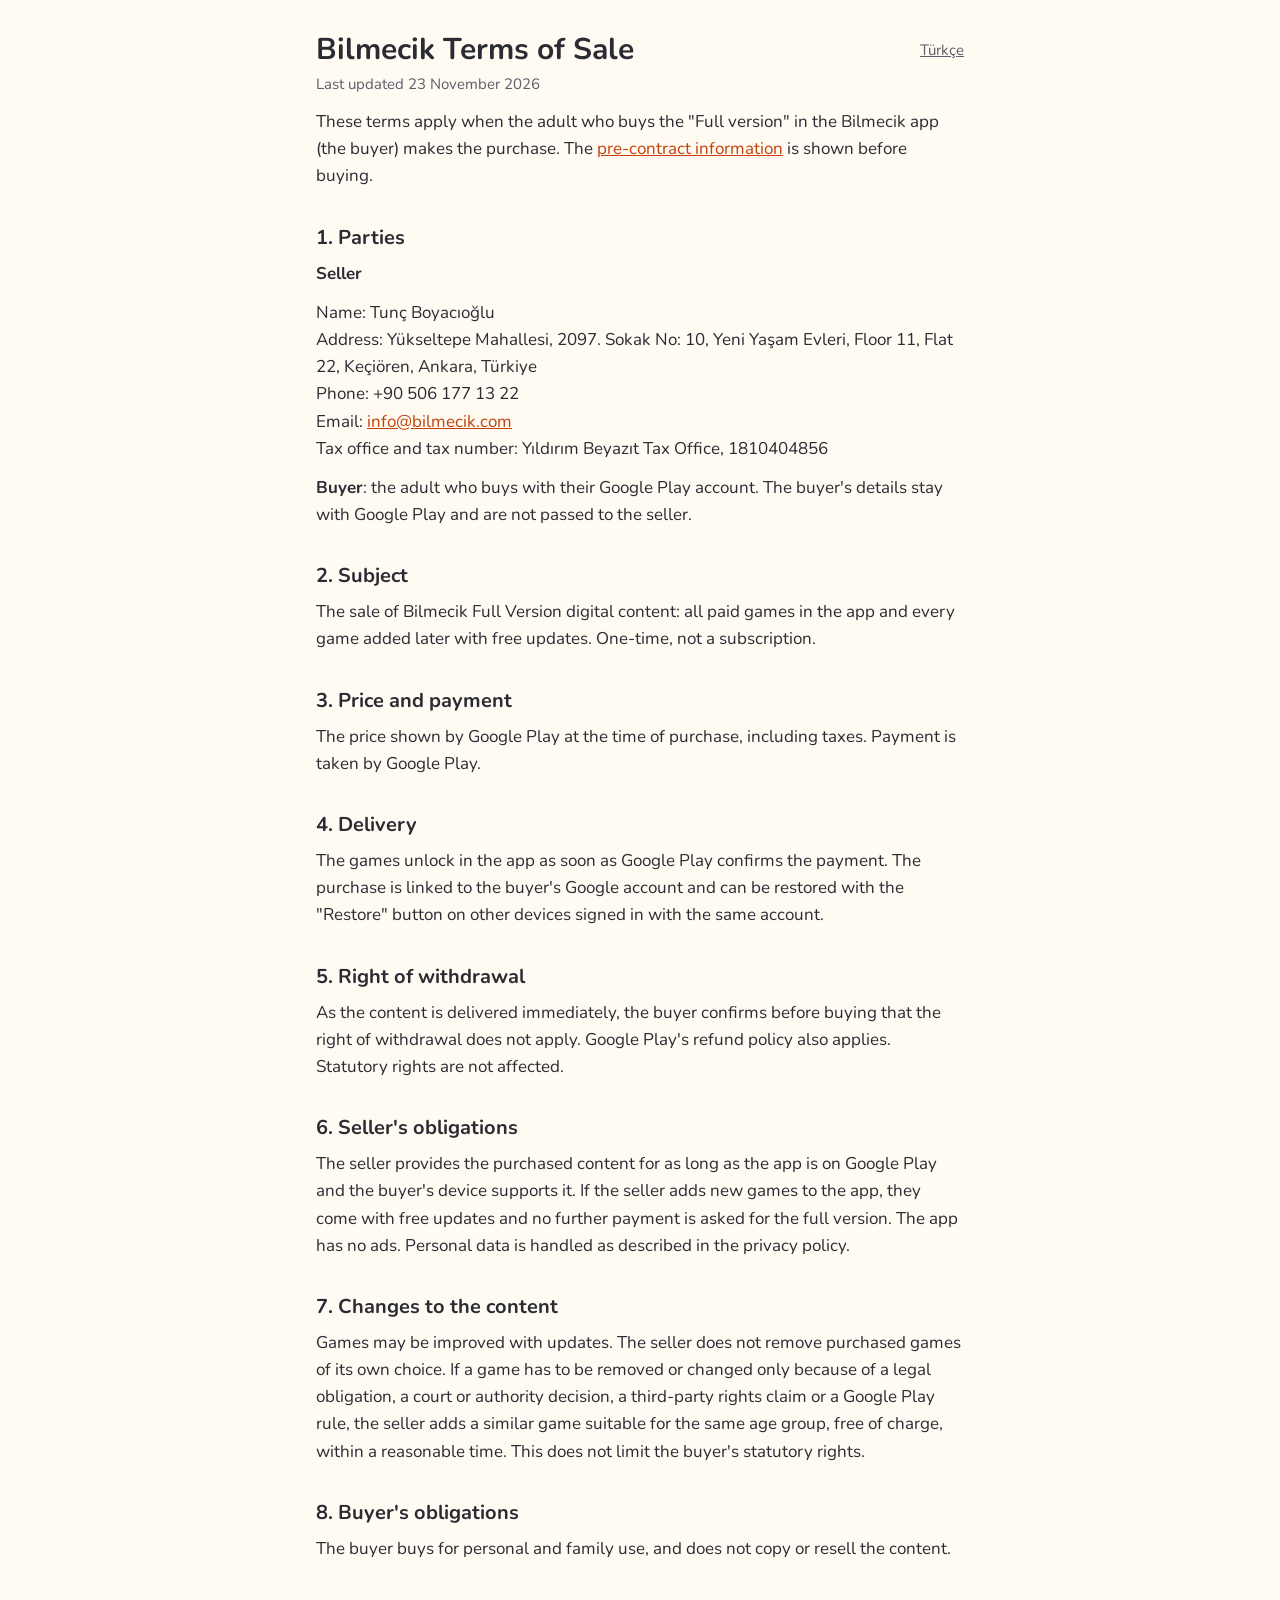
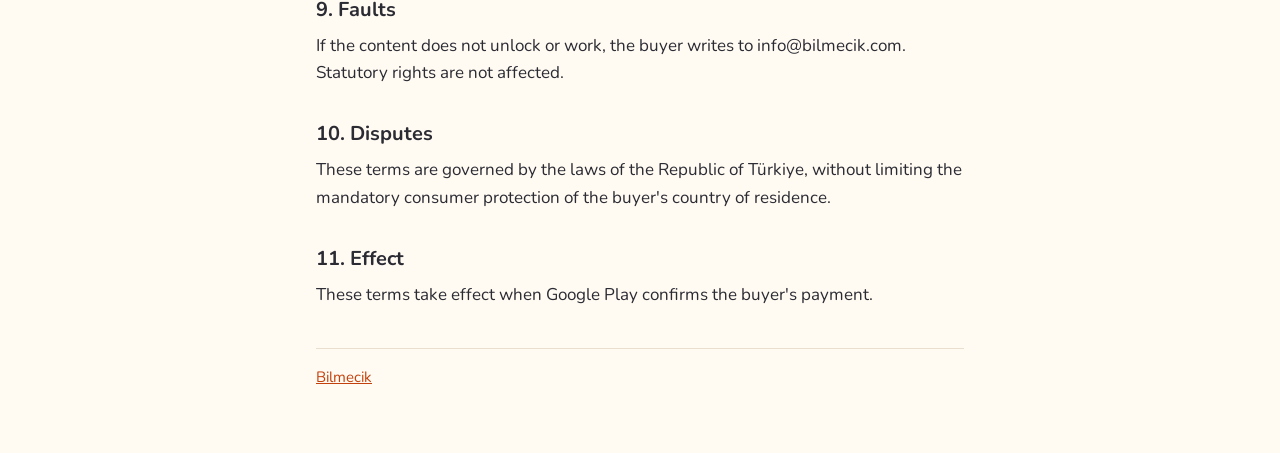
<file: terms-of-sale/index.html>
<!doctype html>
<html lang="en">
<head>
<meta charset="utf-8">
<meta name="viewport" content="width=device-width, initial-scale=1">
<title>Bilmecik Terms of Sale</title>
<link rel="stylesheet" href="../stil.css">
<link rel="alternate" hreflang="tr" href="../mesafeli-satis/">
</head>
<body>
<main>
<a class="dil" href="../mesafeli-satis/" hreflang="tr" lang="tr">Türkçe</a>
<h1>Bilmecik Terms of Sale</h1>
<p class="tarih">Last updated 23 November 2026</p>
<p>These terms apply when the adult who buys the "Full version" in the Bilmecik app (the buyer) makes the purchase. The <a href="../pre-contract-information/">pre-contract information</a> is shown before buying.</p>

<h2>1. Parties</h2>
<p><b>Seller</b></p>
<p>Name: Tunç Boyacıoğlu<br>Address: Yükseltepe Mahallesi, 2097. Sokak No: 10, Yeni Yaşam Evleri, Floor 11, Flat 22, Keçiören, Ankara, Türkiye<br>Phone: +90 506 177 13 22<br>Email: <a href="mailto:info@bilmecik.com">info@bilmecik.com</a><br>Tax office and tax number: Yıldırım Beyazıt Tax Office, 1810404856</p>
<p><b>Buyer</b>: the adult who buys with their Google Play account. The buyer's details stay with Google Play and are not passed to the seller.</p>

<h2>2. Subject</h2>
<p>The sale of Bilmecik Full Version digital content: all paid games in the app and every game added later with free updates. One-time, not a subscription.</p>

<h2>3. Price and payment</h2>
<p>The price shown by Google Play at the time of purchase, including taxes. Payment is taken by Google Play.</p>

<h2>4. Delivery</h2>
<p>The games unlock in the app as soon as Google Play confirms the payment. The purchase is linked to the buyer's Google account and can be restored with the "Restore" button on other devices signed in with the same account.</p>

<h2>5. Right of withdrawal</h2>
<p>As the content is delivered immediately, the buyer confirms before buying that the right of withdrawal does not apply. Google Play's refund policy also applies. Statutory rights are not affected.</p>

<h2>6. Seller's obligations</h2>
<p>The seller provides the purchased content for as long as the app is on Google Play and the buyer's device supports it. If the seller adds new games to the app, they come with free updates and no further payment is asked for the full version. The app has no ads. Personal data is handled as described in the privacy policy.</p>

<h2>7. Changes to the content</h2>
<p>Games may be improved with updates. The seller does not remove purchased games of its own choice. If a game has to be removed or changed only because of a legal obligation, a court or authority decision, a third-party rights claim or a Google Play rule, the seller adds a similar game suitable for the same age group, free of charge, within a reasonable time. This does not limit the buyer's statutory rights.</p>

<h2>8. Buyer's obligations</h2>
<p>The buyer buys for personal and family use, and does not copy or resell the content.</p>

<h2>9. Faults</h2>
<p>If the content does not unlock or work, the buyer writes to info@bilmecik.com. Statutory rights are not affected.</p>

<h2>10. Disputes</h2>
<p>These terms are governed by the laws of the Republic of Türkiye, without limiting the mandatory consumer protection of the buyer's country of residence.</p>

<h2>11. Effect</h2>
<p>These terms take effect when Google Play confirms the buyer's payment.</p>

<footer><a href="../">Bilmecik</a></footer>
</main>
</body>
</html>
</file>
<file: stil.css>
/* Bilmecik sitesi. Dış kaynak yok: yazı tipi sitenin kendi dosyası, çerez, sayaç ve betik yok (plan 7.4). */
@font-face {
  font-family: 'Nunito';
  src: url('yazi/Nunito.ttf') format('truetype');
  font-weight: 200 1000;
  font-display: swap;
}
:root {
  --zemin: #fffaf2;
  --yazi: #2b2b33;
  --soluk: #5d5d6b;
  --vurgu: #c2410c;
  --cizgi: #eadfce;
}
@media (prefers-color-scheme: dark) {
  :root {
    --zemin: #1d1c22;
    --yazi: #ecebf2;
    --soluk: #b4b3c0;
    --vurgu: #fb923c;
    --cizgi: #3a3842;
  }
}
* { box-sizing: border-box; }
html { -webkit-text-size-adjust: 100%; }
body {
  margin: 0;
  background: var(--zemin);
  color: var(--yazi);
  font-family: 'Nunito', system-ui, sans-serif;
  font-size: 17px;
  line-height: 1.6;
}
main { max-width: 680px; margin: 0 auto; padding: 32px 16px 64px; }
h1 { font-size: 30px; line-height: 1.2; margin: 0 0 4px; }
h2 { font-size: 20px; margin: 32px 0 6px; }
p { margin: 0 0 12px; }
a { color: var(--vurgu); }
.tarih, .dil { color: var(--soluk); font-size: 15px; }
.dil { float: right; margin-top: 6px; }
footer { margin-top: 40px; padding-top: 16px; border-top: 1px solid var(--cizgi); color: var(--soluk); font-size: 15px; }
ul { padding-left: 20px; }
</file>
